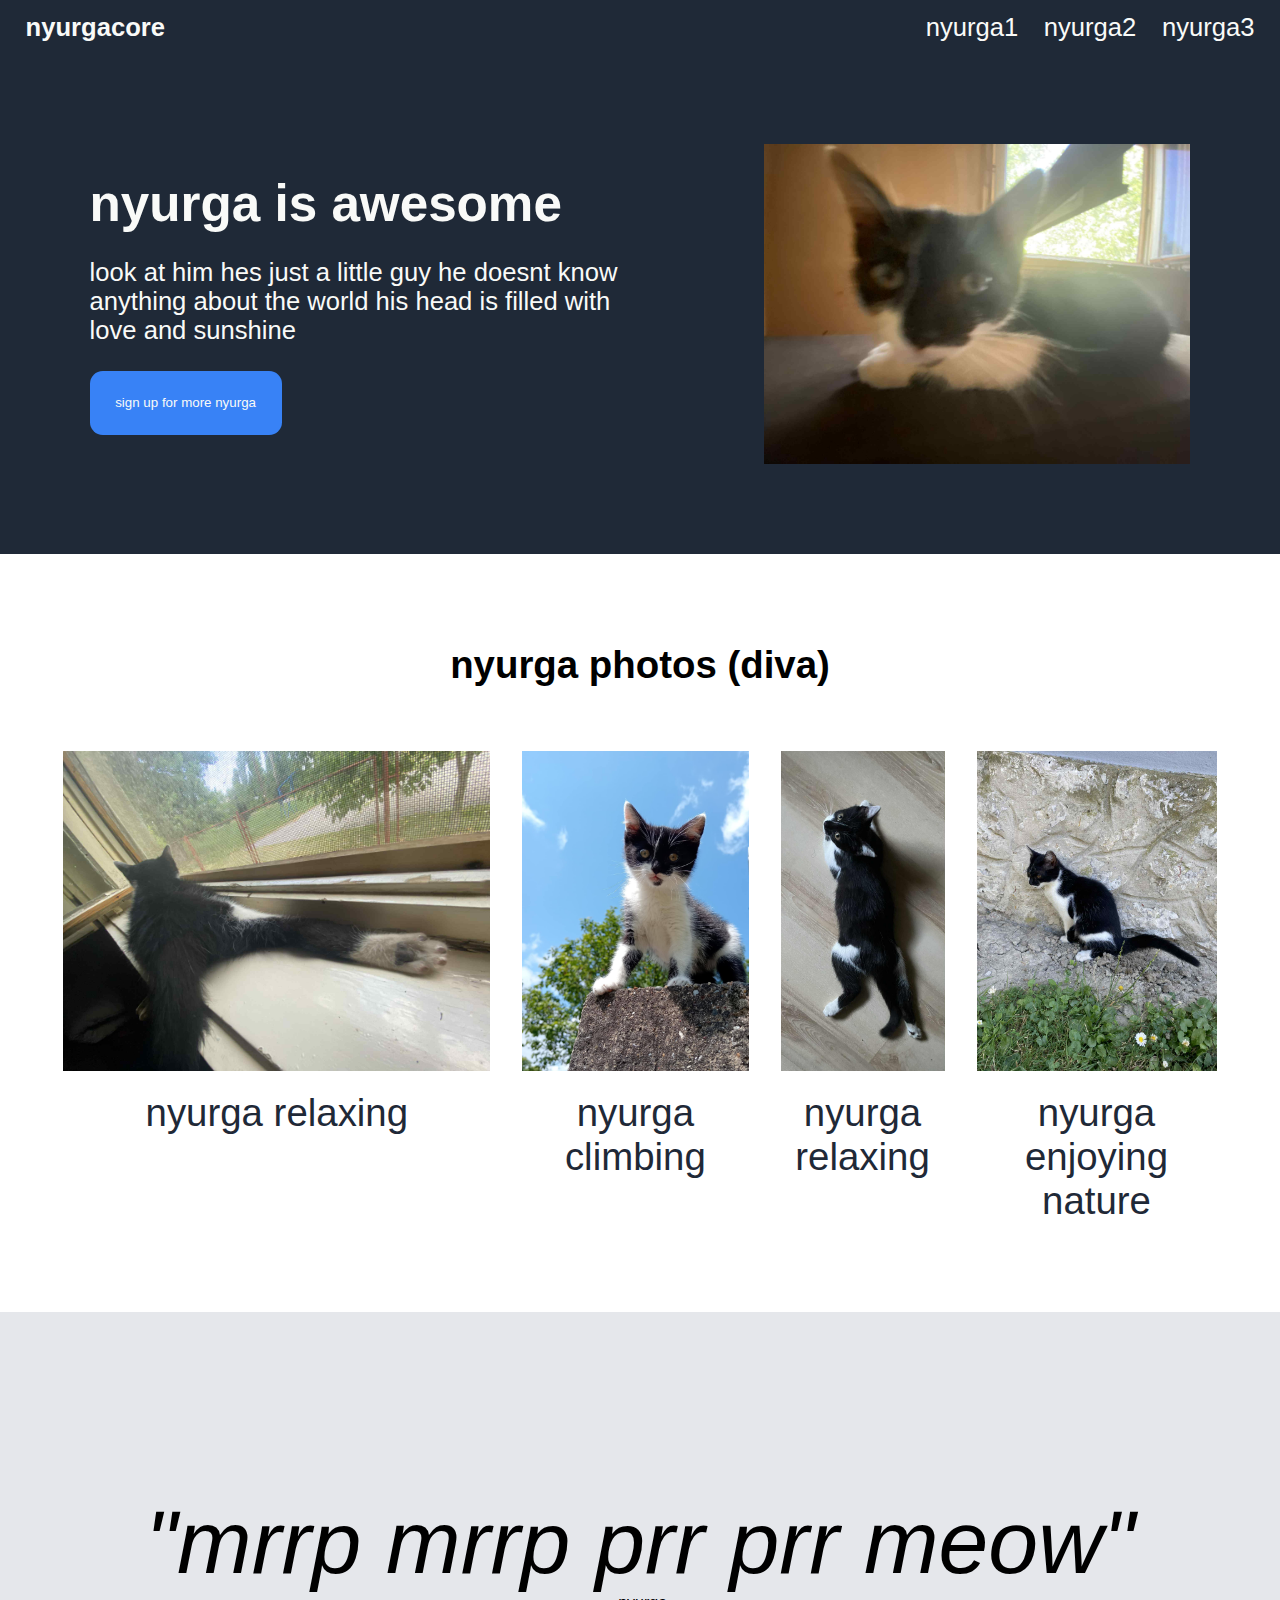
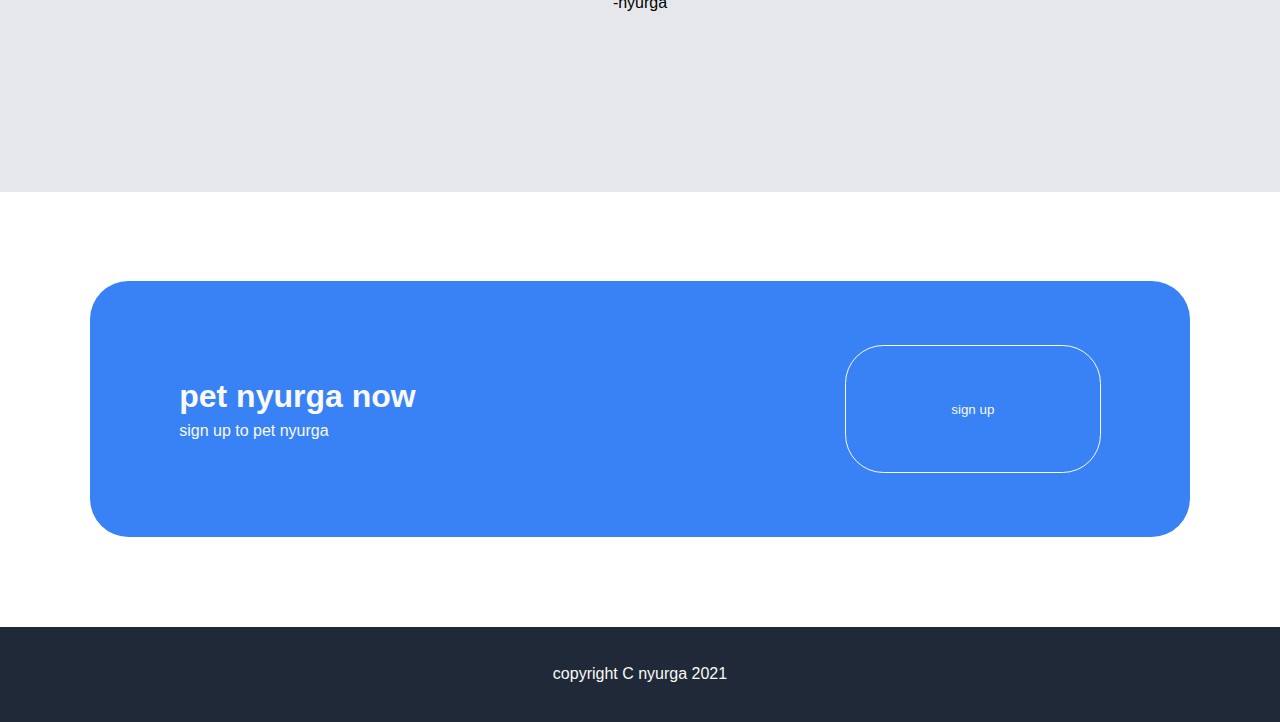
<file: index.html>
<!DOCTYPE html>
<html>
<head>
    <meta charset="UTF-8" />
    <meta name="viewport" content="width=device-width, initial-scale=1.0"> 
    <title>nyurga appreciation website</title>
    <link rel="stylesheet" href="style.css">
</head>
<body>
    <div class="header">
        <div class="logo">
            nyurgacore
        </div>
        <div class="links">
            <ul>
                <li>nyurga1</li>
                <li>nyurga2</li>
                <li>nyurga3</li>
            </ul> 
        </div>
    </div>

    <div class="first-block">
        <div class="text-and-button">
            <div class="hero-text">nyurga is awesome</div>
            <p>look at him hes just a little guy he doesnt know anything about the world his head is filled with love and sunshine</p>
            <button>sign up for more nyurga</button>
        </div>
        <img class="nyurga-image" src="images/nyurga1.jpg">
    </div>

    <div class="second-block">
        <h1>nyurga photos (diva)</h1>
        <ul>
            <li>
                <img class="nyurga-image smaller" src="images/nyurga0.jpg">
                <p>nyurga relaxing</p>
            </li>
            <li>
                <img class="nyurga-image smaller" src="images/nyurga2.jpg">
                <p>nyurga climbing</p>
            </li>
            <li>
                <img class="nyurga-image smaller" src="images/nyurga3.jpg">
                <p>nyurga relaxing</p>
            </li>
            <li>
                <img class="nyurga-image smaller" src="images/nyurga4.jpg">
                <p>nyurga enjoying nature</p>
            </li>
        </ul>
    </div>

    <div class="third-block">
        <p class="quote">"mrrp mrrp prr prr meow"</p>
        <p class="name">-nyurga</p>
    </div>
    
    <div class="fourth-block">
        <div class="call-to-action">
            <h1>pet nyurga now</h1>
            <p>sign up to pet nyurga</p>
        </div>
        <button>sign up</button>
    </div>

    <div class="footer">copyright C nyurga 2021</div>
</body>
</html>
</file>
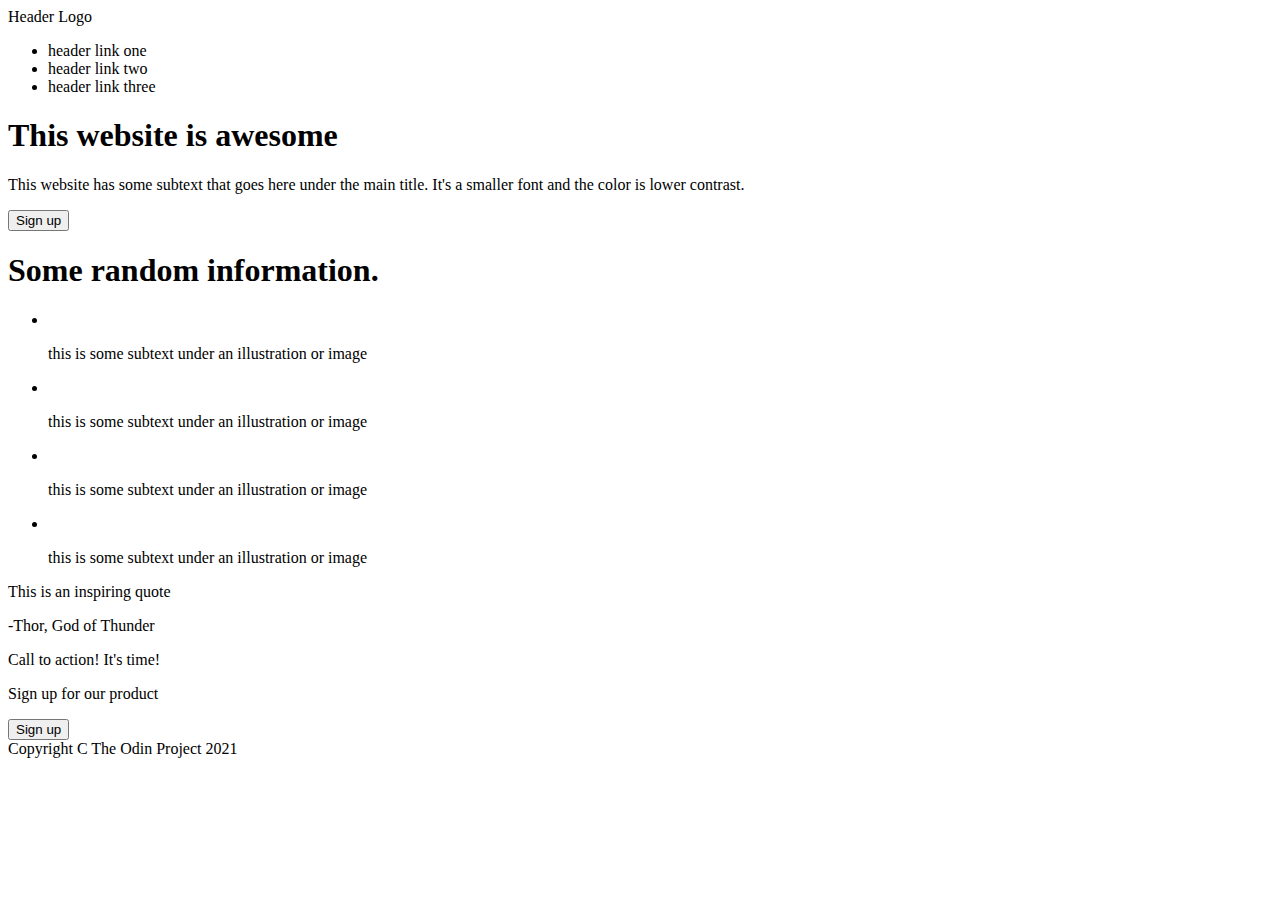
<file: reference_images/index.html>
<!DOCTYPE html>
<html>
<head>
    <meta charset="UTF-8" />
    <title>this website is awesome</title>
</head>
<body>
    <div class="header">
        <div class="logo">
            Header Logo
        </div>
        <div class="links">
            <ul>
                <li>header link one</li>
                <li>header link two</li>
                <li>header link three</li>
            </ul> 
        </div>
    </div>

    <h1>This website is awesome</h1>
    <p>This website has some subtext that goes here under the main title. It's a smaller font and the color is lower contrast.</p>
    <button>Sign up</button>
    <img>

    <h1>Some random information.</h1>
    <ul>
        <li>
            <img>
            <p>this is some subtext under an illustration or image</p>
        </li>
        <li>
            <img>
            <p>this is some subtext under an illustration or image</p>
        </li>
        <li>
            <img>
            <p>this is some subtext under an illustration or image</p>
        </li>
        <li>
            <img>
            <p>this is some subtext under an illustration or image</p>
        </li>
    </ul>

    <p>This is an inspiring quote</p>
    <p>-Thor, God of Thunder</p>

    <p>Call to action! It's time!</p>
    <p>Sign up for our product</p>
    <button>Sign up</button>

    <div class="footer">Copyright C The Odin Project 2021</div>
</body>
</html>
</file>
<file: style.css>
@media (orientation: portrait) {
    * {
        font-family: "Roboto", sans-serif;
        margin: 0;
        padding: 0;
    }

    body {
        display: flex;
        flex-direction: column;
        
    }

    ul {
        list-style-type: none;
    }

    .nyurga-image {
        height: 100%;
        width: 100%;
    }

    button {
        border: none;
    }

    .header {
        display: flex;
        justify-content: space-between;
        padding: 2vw 5vw;
        background-color: #1F2937;
        font-size: 5vw;
    }

    .header * {
        color: #F9FAF8;
    }

    .header .logo {
        font-weight: bold;
    }

    .header .links ul {
        display: flex;
        gap: 3vw;
    }

    .first-block {
        display: flex;
        flex-wrap: wrap;
        gap: 24px;
        padding: 15vw 5vw;
        justify-content: space-between;
        color: #F9FAF8;    
        background-color: #1F2937;
    }

    .text-and-button {
        display: flex;
        flex-direction: column;
        gap: 5vw;
    }

    .hero-text {
        font-size: 15vw;
        font-weight: bold;
        text-align: center;
    }

    .text-and-button p {
        font-size: 10vw;
        text-align: center;
    }

    .text-and-button button {
        background-color: #3882F6;
        color: #F9FAF8;
        border-radius: 5px;
        width: 125px;
        height: 55px;
        align-self: center;
    }

    .second-block {
        display: flex;
        flex-direction: column;
        align-items: center;
        padding: 15vw 5vw;
        padding-top: 10vw;
        gap: 5vw;
        text-align: center;
    }

    .second-block h1 {
        font-size: 10vw;
    }

    .second-block ul {
        display: flex;
        flex-wrap: wrap;
        gap: 5vw;
    }

    .second-block ul li {
        display: flex;
        flex-direction: column;
        align-items: center;
        font-size: 5vw;
        color: #1F2937;
        gap: 3vw;
    }

    .third-block {
        display: flex;
        flex-direction: column;
        align-items: center;
        padding: 15vw 5vw;
        background-color: #E5E7EB;
    }

    .quote {
        font-size: 15vw;
        font-weight: lighter;
        font-style: italic;
    }

    .fourth-block {
        display: flex;
        justify-content: space-between;
        align-items: center;
        padding: 5vw 10vw;
        margin: 15vw 5vw;
        border-radius: 5vw;
        background-color: #3882F6;
        color: #F9FAF8;
    }

    .call-to-action {
        display: flex;
        flex-flow: column;
    }

    .call-to-action h1 {
        font-size: 5vw;
    }

    .call-to-action p {
        font-size: 5vw;
    }

    .fourth-block button {
        background-color: #3882F6;
        color: #F9FAF8;
        border-radius: 5vw;
        border: 1px solid #F9FAF8;
        width: 30vw;
        height: 20vw;
    }

    .footer {
        text-align: center;
        align-content: center;
        padding: 5vw;
        background-color: #1F2937;
        color: #F9FAF8;
    }
} 

@media (orientation: landscape) {
    * {
    font-family: "Roboto", sans-serif;
    margin: 0;
    padding: 0;
    }

    body {
        display: flex;
        flex-direction: column;
        
    }

    ul {
        list-style-type: none;
    }

    .nyurga-image {
        height: 25vw;
        width: auto;
    }

    button {
        border: none;
    }

    .header {
        display: flex;
        justify-content: space-between;
        padding: 1vw 2vw;
        background-color: #1F2937;
        font-size: 2vw;
    }

    .header * {
        color: #F9FAF8;
    }

    .header .logo {
        font-weight: bold;
    }

    .header .links ul {
        display: flex;
        gap: 2vw;
    }

    .first-block {
        display: flex;
        gap: 10vw;
        align-items: center;
        padding: 7vw 7vw;
        justify-content: space-between;
        color: #F9FAF8;    
        background-color: #1F2937;
    }

    .text-and-button {
        display: flex;
        flex-direction: column;
        gap: 2vw;
    }

    .hero-text {
        font-size: 4vw;
        font-weight: bold;
    }

    .text-and-button p {
        font-size: 2vw;
    }

    .text-and-button button {
        background-color: #3882F6;
        color: #F9FAF8;
        border-radius: 1vw;
        width: 15vw;
        height: 5vw;
    }

    .second-block {
        display: flex;
        flex-direction: column;
        align-items: center;
        padding: 7vw 7vw;
        gap: 5vw;
    }

    .second-block h1 {
        font-size: 3vw;
    }

    .second-block ul {
        display: flex;
        gap: 32px;
        text-align: center;
    }

    .second-block ul li {
        display: flex;
        flex-direction: column;
        align-items: center;
        font-size: 3vw;
        color: #1F2937;
        gap: 1.5vw;
    }

    .third-block {
        display: flex;
        flex-direction: column;
        align-items: center;
        padding: 14vw 7vw;
        background-color: #E5E7EB;
    }

    .quote {
        font-size: 7vw;
        font-weight: lighter;
        font-style: italic;
    }

    .fourth-block {
        display: flex;
        justify-content: space-between;
        align-items: center;
        padding: 5vw 7vw;
        margin: 7vw 7vw;
        border-radius: 3vw;
        background-color: #3882F6;
        color: #F9FAF8;
    }

    .call-to-action {
        display: flex;
        flex-flow: column;
        gap: 0.5vw;
    }

    .fourth-block button {
        background-color: #3882F6;
        color: #F9FAF8;
        border-radius: 3vw;
        border: 1px solid #F9FAF8;
        width: 20vw;
        height: 10vw;
    }

    .footer {
        text-align: center;
        align-content: center;
        padding: 3vw;
        background-color: #1F2937;
        color: #F9FAF8;
    }
}
</file>
